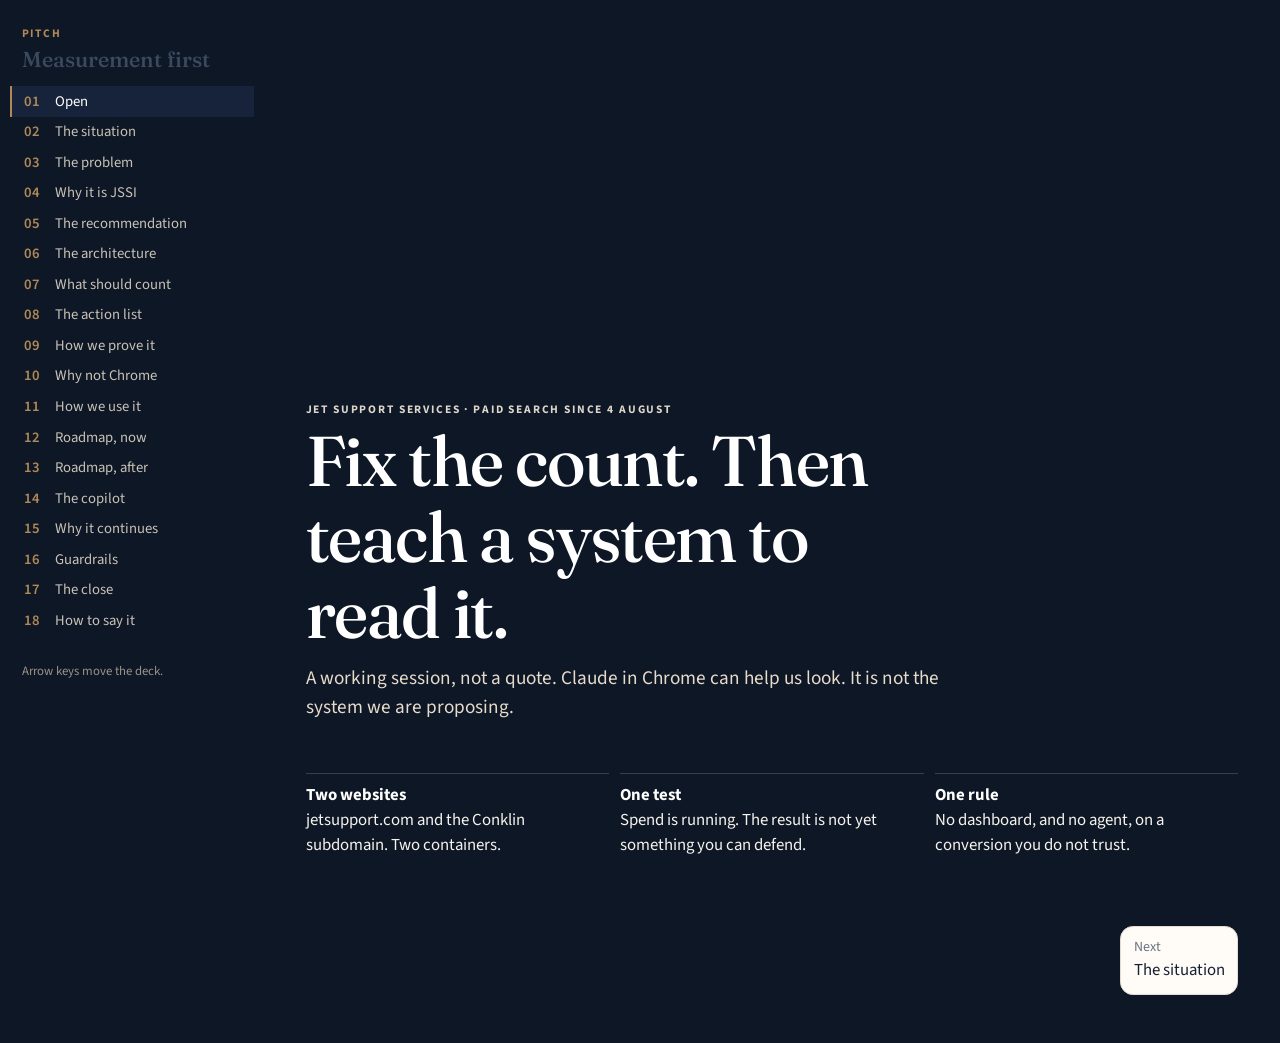
<file: index.html>
<!DOCTYPE html>
<html lang="en">
<head>
  <meta charset="utf-8" />
  <meta name="viewport" content="width=device-width, initial-scale=1" />
  <title>JSSI · Measurement first</title>
  <meta name="description" content="A pitch for fixing JSSI conversion measurement before any intelligence layer, and why Claude in Chrome is a convenience, not the architecture." />
  <meta name="theme-color" content="#0e1726" />
  <link rel="icon" href="favicon.svg" type="image/svg+xml" />
  <link rel="preconnect" href="https://fonts.googleapis.com" />
  <link rel="preconnect" href="https://fonts.gstatic.com" crossorigin />
  <link href="https://fonts.googleapis.com/css2?family=Fraunces:opsz,wght@9..144,500;9..144,620&family=Source+Sans+3:ital,wght@0,400;0,600;0,700;1,400&display=swap" rel="stylesheet" />
  <link rel="stylesheet" href="styles.css?v=7" />
</head>
<body>
  <div class="layout">
    <aside>
      <a class="brand" href="#/title">
        <p class="eyebrow">Pitch</p>
        <p class="brand-name">Measurement first</p>
      </a>
      <nav id="nav" aria-label="Slides"></nav>
      <p class="hint">Arrow keys move the deck.</p>
    </aside>
    <main id="view"></main>
  </div>
  <script src="app.js?v=9"></script>
</body>
</html>
</file>
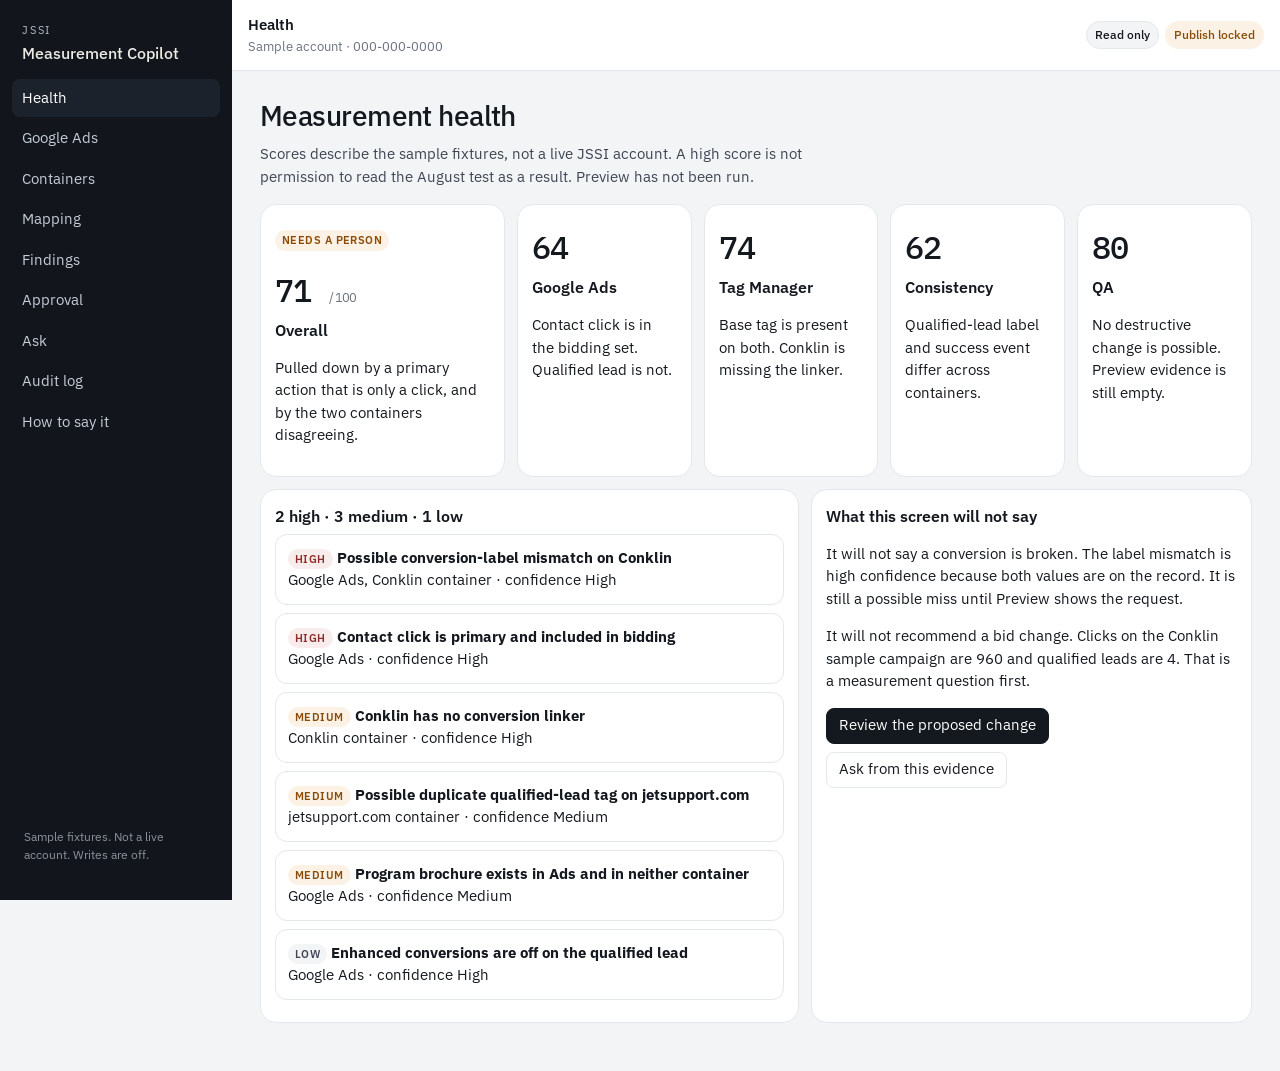
<file: copilot/index.html>
<!DOCTYPE html>
<html lang="en">
<head>
  <meta charset="utf-8" />
  <meta name="viewport" content="width=device-width, initial-scale=1" />
  <title>JSSI Marketing Measurement Copilot</title>
  <link rel="preconnect" href="https://fonts.googleapis.com" />
  <link rel="preconnect" href="https://fonts.gstatic.com" crossorigin />
  <link href="https://fonts.googleapis.com/css2?family=IBM+Plex+Sans:wght@400;500;600&family=IBM+Plex+Mono:wght@400;500&display=swap" rel="stylesheet" />
  <link rel="stylesheet" href="app.css?v=2" />
</head>
<body>
  <div class="app">
    <aside>
      <a class="mark" href="../">
        <span class="mark-k">JSSI</span>
        <span class="mark-n">Measurement Copilot</span>
      </a>
      <nav id="nav"></nav>
      <p class="side-note">Sample fixtures. Not a live account. Writes are off.</p>
    </aside>
    <div class="stage">
      <header class="top">
        <div>
          <p class="crumb" id="crumb">Health</p>
          <p class="account">Sample account · 000-000-0000</p>
        </div>
        <div class="pills">
          <span class="pill">Read only</span>
          <span class="pill warn">Publish locked</span>
        </div>
      </header>
      <main id="main"></main>
    </div>
  </div>
  <script src="app.js?v=2"></script>
</body>
</html>
</file>
<file: styles.css>
:root {
  --ink: #142033;
  --soft: #3c4a5e;
  --muted: #6b7280;
  --paper: #f6f3ec;
  --card: #fffcf7;
  --line: #e4dccf;
  --navy: #0e1726;
  --navy-2: #17233a;
  --brass: #b08958;
  --brass-2: #e9d7be;
  --pine: #1d5c45;
  --pine-soft: #e5f2ec;
  --rose: #8c3b3b;
  --rose-soft: #f8ecec;
  --serif: "Fraunces", Georgia, serif;
  --sans: "Source Sans 3", "Segoe UI", sans-serif;
}
* { box-sizing: border-box; }
html { scroll-behavior: smooth; }
body {
  margin: 0;
  background: var(--paper);
  color: var(--ink);
  font-family: var(--sans);
  font-size: 1.05rem;
  line-height: 1.5;
}
button { font: inherit; cursor: pointer; color: inherit; }
a { color: inherit; }
::selection { background: #ead9c0; }
.layout { display: block; }
aside {
  background: var(--navy);
  color: #f6f3ec;
  padding: 0.8rem 0.5rem 0.4rem;
}
.brand { display: block; text-decoration: none; padding: 0.35rem 0.75rem 0.6rem; }
.eyebrow, .kicker {
  margin: 0;
  font-size: 0.72rem;
  font-weight: 700;
  letter-spacing: 0.16em;
  text-transform: uppercase;
  color: var(--brass);
}
.brand-name { margin: 0.15rem 0 0; font-family: var(--serif); font-size: 1.35rem; font-weight: 500; }
.hint { display: none; }
nav a {
  display: grid;
  grid-template-columns: 1.6rem 1fr;
  gap: 0.35rem;
  text-decoration: none;
  color: #c9c2b6;
  padding: 0.38rem 0.75rem;
  border-left: 2px solid transparent;
  font-size: 0.92rem;
  line-height: 1.25;
}
nav a b { font-weight: 600; color: var(--brass); font-variant-numeric: tabular-nums; }
nav a.active { color: white; background: var(--navy-2); border-left-color: var(--brass); }
nav { max-height: 38vh; overflow: auto; }
main { padding: 1.3rem 1.15rem 3rem; }
.slide { max-width: 58rem; }
h1 {
  font-family: var(--serif);
  font-weight: 500;
  font-size: 2.35rem;
  line-height: 1.08;
  letter-spacing: -0.02em;
  margin: 0.35rem 0 0.8rem;
}
.say {
  font-size: 1.2rem;
  color: var(--soft);
  max-width: 42rem;
  margin: 0 0 1.2rem;
}
h2 { font-family: var(--serif); font-weight: 500; font-size: 1.35rem; margin: 0 0 0.35rem; }
p { color: var(--soft); }
.dark {
  background: var(--navy);
  color: #f6f3ec;
  margin: -1.3rem -1.15rem 0;
  padding: 1.6rem 1.15rem 2rem;
}
.dark p, .dark li { color: #ddd6ca; }
.dark h1 { color: white; }
.dark .say { color: #e7dccb; }
.title-slide { min-height: calc(100vh - 8rem); display: flex; flex-direction: column; justify-content: flex-end; padding-bottom: 1rem; }
.title-slide h1 { font-size: 3.1rem; max-width: 14ch; }
.facts { display: grid; gap: 0.7rem; margin-top: 2rem; }
.fact { border-top: 1px solid rgba(246,243,236,0.18); padding-top: 0.55rem; }
.fact b { display: block; color: white; font-size: 1.05rem; }
.grid-2, .grid-3 { display: grid; gap: 0.75rem; }
.card, .panel {
  background: var(--card);
  border: 1px solid var(--line);
  border-radius: 1rem;
  padding: 1rem 1.05rem 1.05rem;
}
.dark .card { background: var(--navy-2); border-color: rgba(246,243,236,0.12); color: #f6f3ec; }
.dark .card p { color: #ddd6ca; }
.tag {
  display: inline-block;
  font-size: 0.7rem;
  font-weight: 700;
  letter-spacing: 0.12em;
  text-transform: uppercase;
  border-radius: 99px;
  padding: 0.15rem 0.5rem;
}
.tag.now { background: var(--pine-soft); color: var(--pine); }
.tag.later { background: #f3e7d4; color: #7a5a30; }
.tag.no { background: var(--rose-soft); color: var(--rose); }
.flow { display: flex; flex-wrap: wrap; gap: 0.4rem; align-items: center; margin: 0.2rem 0 0; }
.flow span, .node {
  background: var(--paper);
  border: 1px solid var(--line);
  border-radius: 0.7rem;
  padding: 0.45rem 0.65rem;
}
.flow i { color: var(--brass); font-style: normal; font-weight: 700; }
.break { background: var(--rose-soft); border-color: #efd3d3; color: var(--rose); }
.node b { display: block; color: var(--ink); }
.node span { color: var(--muted); font-size: 0.92rem; }
.stack { display: grid; gap: 0.45rem; }
table { width: 100%; border-collapse: collapse; font-size: 0.98rem; }
th, td { text-align: left; vertical-align: top; padding: 0.55rem 0.7rem 0.55rem 0; border-bottom: 1px solid var(--line); }
th { font-size: 0.72rem; letter-spacing: 0.08em; text-transform: uppercase; color: var(--muted); font-weight: 700; }
td { color: var(--soft); }
td strong { color: var(--ink); }
.owner {
  display: inline-block;
  border-radius: 99px;
  padding: 0.05rem 0.45rem;
  font-size: 0.82rem;
  font-weight: 700;
  background: var(--paper);
  color: var(--ink);
}
.bands { display: grid; gap: 0.55rem; }
.band { border-radius: 0.9rem; padding: 0.9rem 1rem; }
.band b { display: block; font-size: 1.05rem; }
.band.a { background: var(--ink); color: #f6f3ec; }
.band.b { background: #f3e7d4; }
.band.c { background: var(--card); border: 1px solid var(--line); }
.quote {
  margin: 0;
  padding: 0.2rem 0 0.2rem 0.85rem;
  border-left: 2px solid var(--brass);
}
.quote p { margin: 0.2rem 0 0; }
.vids { display: grid; gap: 0.7rem; }
.dark .vid { background: #17233a; border: 1px solid rgba(246, 243, 236, 0.16); }
  width: 100%;
  aspect-ratio: 16 / 9;
  border: 0;
  border-radius: 0.9rem;
  background: var(--navy);
  color: white;
  text-align: left;
  padding: 1rem;
  display: flex;
  flex-direction: column;
  justify-content: flex-end;
}
.vid em { color: var(--brass-2); font-style: normal; font-size: 0.9rem; }
.vid strong { font-family: var(--serif); font-size: 1.35rem; font-weight: 500; }
.pager { display: flex; justify-content: space-between; gap: 0.6rem; margin-top: 1.6rem; }
.pager a {
  text-decoration: none;
  color: var(--ink);
  background: var(--card);
  border: 1px solid var(--line);
  border-radius: 0.8rem;
  padding: 0.65rem 0.8rem;
  max-width: 48%;
}
.pager small { display: block; color: var(--muted); }
.num { font-variant-numeric: tabular-nums; color: var(--brass); font-weight: 700; }
ul.clean { margin: 0.4rem 0 0; padding-left: 1.1rem; }
ul.clean li { margin: 0.28rem 0; color: var(--soft); }
.dark ul.clean li { color: #ddd6ca; }
@media (min-width: 1040px) {
  .layout { display: grid; grid-template-columns: 16.5rem 1fr; min-height: 100vh; }
  aside {
    position: sticky; top: 0; height: 100vh; overflow: auto;
    padding: 1.2rem 0.6rem 1rem;
  }
  nav { max-height: none; }
  .hint { display: block; color: #9a9286; font-size: 0.8rem; padding: 0.8rem 0.75rem; }
  main { padding: 2.2rem 2.6rem 3rem; }
  .dark { margin: -2.2rem -2.6rem 0; padding: 2.4rem 2.6rem 2.6rem; min-height: 100vh; }
  h1 { font-size: 3rem; }
  .title-slide h1 { font-size: 4.4rem; }
  .grid-2 { grid-template-columns: 1fr 1fr; }
  .grid-3 { grid-template-columns: 1fr 1fr 1fr; }
  .facts { grid-template-columns: 1fr 1fr 1fr; }
  .vids { grid-template-columns: 1fr 1fr; }
}
@media (prefers-reduced-motion: reduce) { html { scroll-behavior: auto; } }
</file>
<file: copilot/app.css>
:root {
  --bg: #f3f4f6;
  --card: #ffffff;
  --ink: #14181f;
  --soft: #3e4654;
  --muted: #6b7280;
  --line: #e4e7ec;
  --side: #12161c;
  --side-2: #1c222b;
  --accent: #1f3a5f;
  --ok: #17663a;
  --ok-bg: #e7f5ee;
  --warn: #8a4b08;
  --warn-bg: #fbf1e4;
  --bad: #8f2d2d;
  --bad-bg: #f8ecec;
  --sans: "IBM Plex Sans", "Segoe UI", sans-serif;
  --mono: "IBM Plex Mono", ui-monospace, monospace;
}
* { box-sizing: border-box; }
body { margin: 0; background: var(--bg); color: var(--ink); font-family: var(--sans); font-size: 15px; line-height: 1.5; }
button, input, textarea { font: inherit; color: inherit; }
button { cursor: pointer; }
a { color: var(--accent); }
.app { display: block; }
aside {
  background: var(--side);
  color: #eceae4;
  padding: 16px 12px 12px;
}
.mark { display: block; text-decoration: none; color: inherit; padding: 6px 10px 14px; }
.mark-k { display: block; font-size: 11px; letter-spacing: 0.16em; color: #b7c0cc; }
.mark-n { display: block; font-size: 16px; font-weight: 500; margin-top: 2px; }
.side-note { display: none; }
nav { display: flex; gap: 6px; overflow: auto; }
nav button {
  border: 0;
  background: transparent;
  color: #c5ccd6;
  text-align: left;
  padding: 8px 10px;
  border-radius: 8px;
  white-space: nowrap;
}
nav button.on { background: var(--side-2); color: white; }
.stage { min-width: 0; }
.top {
  display: flex;
  justify-content: space-between;
  gap: 12px;
  align-items: center;
  padding: 14px 16px;
  background: var(--card);
  border-bottom: 1px solid var(--line);
}
.crumb { margin: 0; font-weight: 600; }
.account { margin: 0; color: var(--muted); font-size: 13px; }
.pills { display: flex; gap: 6px; }
.pill {
  font-size: 12px;
  font-weight: 500;
  border: 1px solid var(--line);
  border-radius: 999px;
  padding: 4px 8px;
  background: var(--bg);
}
.pill.warn { color: var(--warn); background: var(--warn-bg); border-color: transparent; }
main { padding: 16px; }
h1 { font-size: 28px; font-weight: 500; letter-spacing: -0.02em; margin: 0 0 6px; }
h2 { font-size: 16px; font-weight: 600; margin: 0 0 6px; }
.lede { color: var(--soft); margin: 0 0 16px; max-width: 68ch; }
.grid { display: grid; gap: 12px; }
.scores { grid-template-columns: repeat(2, 1fr); }
.card {
  background: var(--card);
  border: 1px solid var(--line);
  border-radius: 16px;
  padding: 14px;
}
.card h2 { margin-top: 0; }
.score { font-family: var(--mono); font-size: 32px; font-weight: 500; letter-spacing: -0.03em; margin: 4px 0; }
.score small { font-family: var(--sans); font-size: 13px; color: var(--muted); font-weight: 400; }
.badge {
  display: inline-block;
  font-size: 11px;
  font-weight: 600;
  letter-spacing: 0.04em;
  text-transform: uppercase;
  border-radius: 999px;
  padding: 2px 7px;
}
.hi { color: var(--bad); background: var(--bad-bg); }
.md { color: var(--warn); background: var(--warn-bg); }
.lo { color: var(--soft); background: var(--bg); }
.ok { color: var(--ok); background: var(--ok-bg); }
table { width: 100%; border-collapse: collapse; font-size: 14px; }
th, td { text-align: left; vertical-align: top; padding: 8px 10px 8px 0; border-bottom: 1px solid var(--line); }
th { font-size: 11px; letter-spacing: 0.06em; text-transform: uppercase; color: var(--muted); font-weight: 600; }
td { color: var(--soft); }
td strong, .ink { color: var(--ink); }
.mono { font-family: var(--mono); font-size: 12.5px; }
.rowbtn {
  width: 100%;
  text-align: left;
  background: var(--card);
  border: 1px solid var(--line);
  border-radius: 12px;
  padding: 12px;
  margin: 0 0 8px;
}
.rowbtn.on { border-color: var(--accent); }
.filters { display: flex; gap: 6px; flex-wrap: wrap; margin-bottom: 12px; }
.filters button, .btn, .btn-ghost {
  min-height: 36px;
  border-radius: 8px;
  border: 1px solid var(--line);
  background: var(--card);
  padding: 0 12px;
}
.btn { background: var(--ink); color: white; border-color: var(--ink); }
.filters button.on, .btn-ghost.on { background: var(--ink); color: white; border-color: var(--ink); }
  background: var(--ink);
  color: white;
  border-color: var(--ink);
}
.btn-ghost { background: var(--card); color: var(--ink); }
.btn:disabled, .btn-ghost:disabled { opacity: 0.45; cursor: not-allowed; }
.chain { display: flex; flex-wrap: wrap; gap: 8px; align-items: stretch; }
.chain article {
  flex: 1 1 140px;
  background: var(--bg);
  border-radius: 12px;
  padding: 10px;
}
.chain b { display: block; }
.actions { display: flex; flex-wrap: wrap; gap: 8px; margin-top: 12px; }
textarea, input[type="text"] {
  width: 100%;
  border: 1px solid var(--line);
  border-radius: 8px;
  padding: 10px 12px;
  background: white;
}
textarea { min-height: 72px; }
.ask-list { display: flex; flex-wrap: wrap; gap: 6px; margin: 8px 0 12px; }
.ask-list button { border-radius: 999px; }
.log { font-size: 13px; color: var(--soft); }
.log time { color: var(--muted); font-family: var(--mono); font-size: 12px; }
.split { display: grid; gap: 12px; }
@media (min-width: 960px) {
  .app { display: grid; grid-template-columns: 232px 1fr; min-height: 100vh; }
  aside { position: sticky; top: 0; height: 100vh; display: flex; flex-direction: column; }
  nav { display: grid; gap: 2px; overflow: visible; }
  .side-note { display: block; margin-top: auto; color: #8b939e; font-size: 12px; padding: 12px; }
  main { padding: 24px 28px 48px; }
  .scores { grid-template-columns: 1.4fr repeat(4, 1fr); }
  .split { grid-template-columns: 1.1fr 0.9fr; }
  .split.even { grid-template-columns: 1fr 1fr; }
}
@media (prefers-reduced-motion: reduce) { * { transition: none !important; } }
</file>
